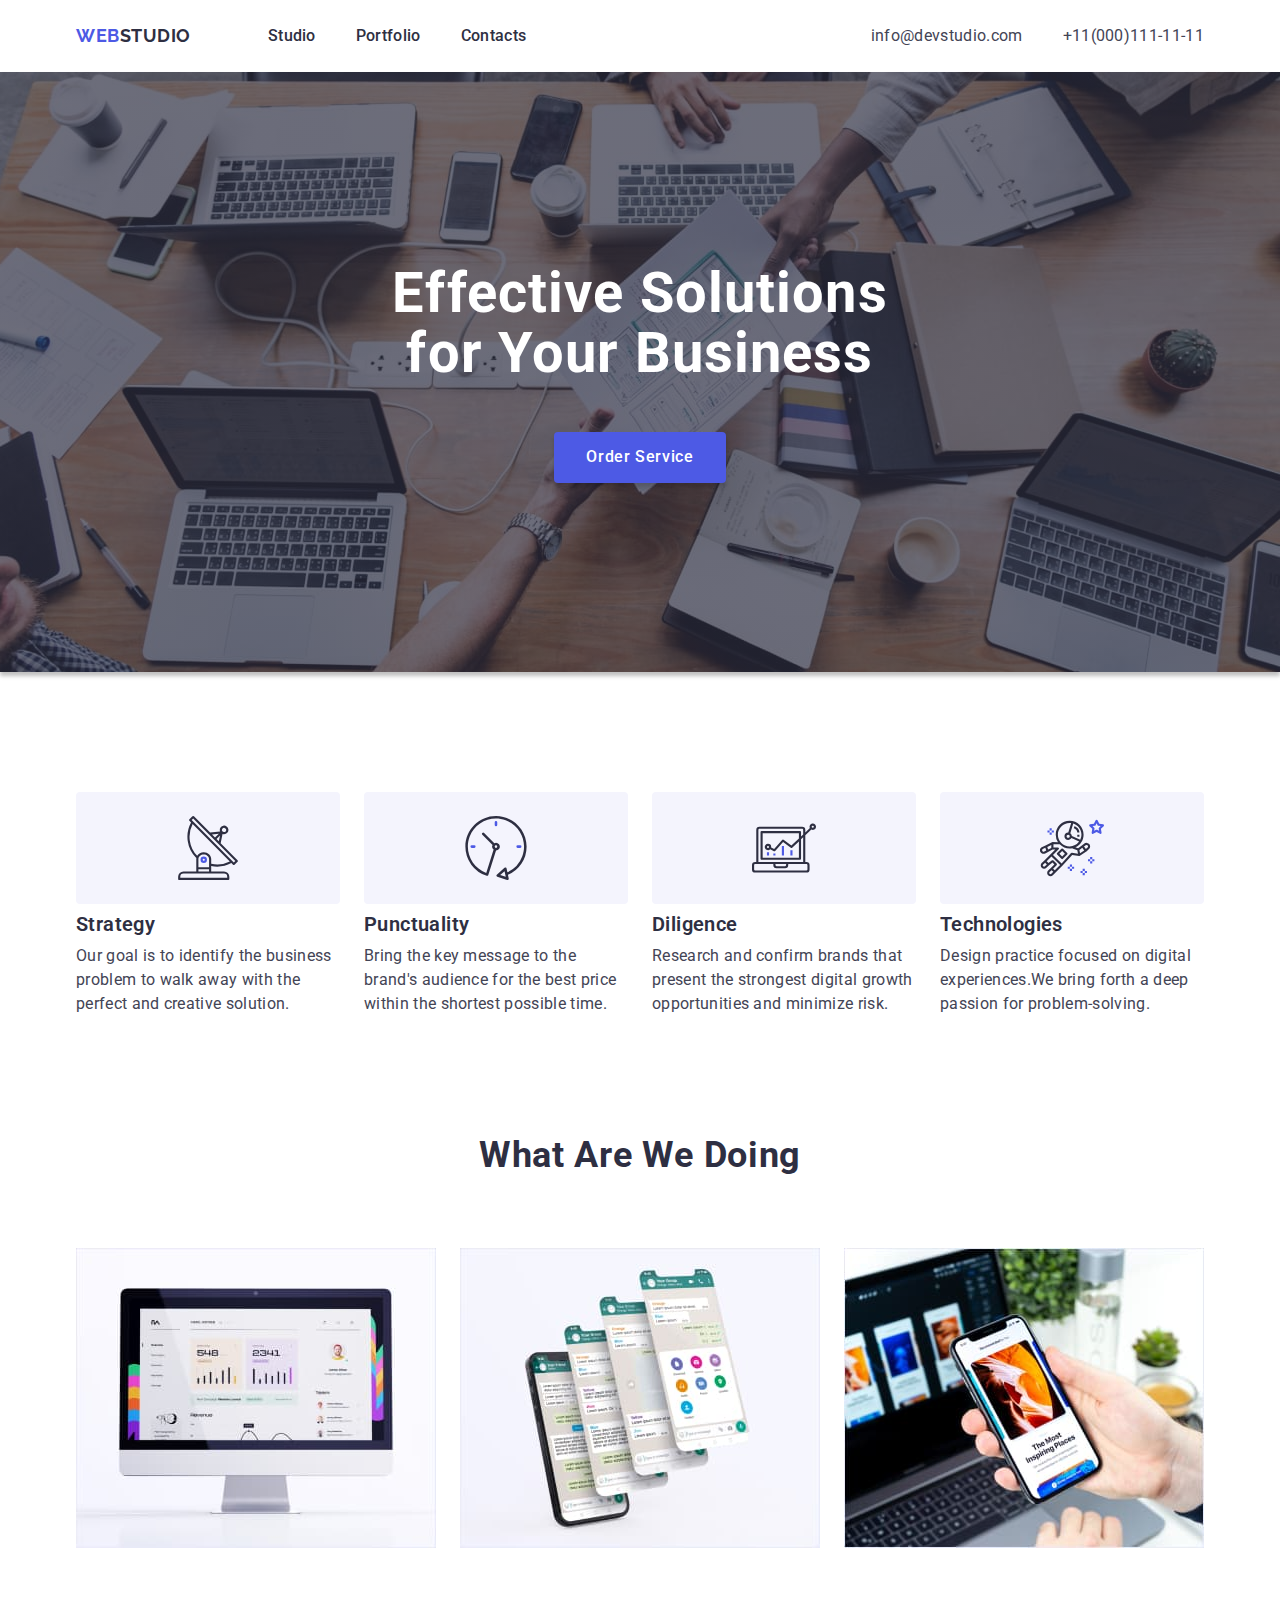
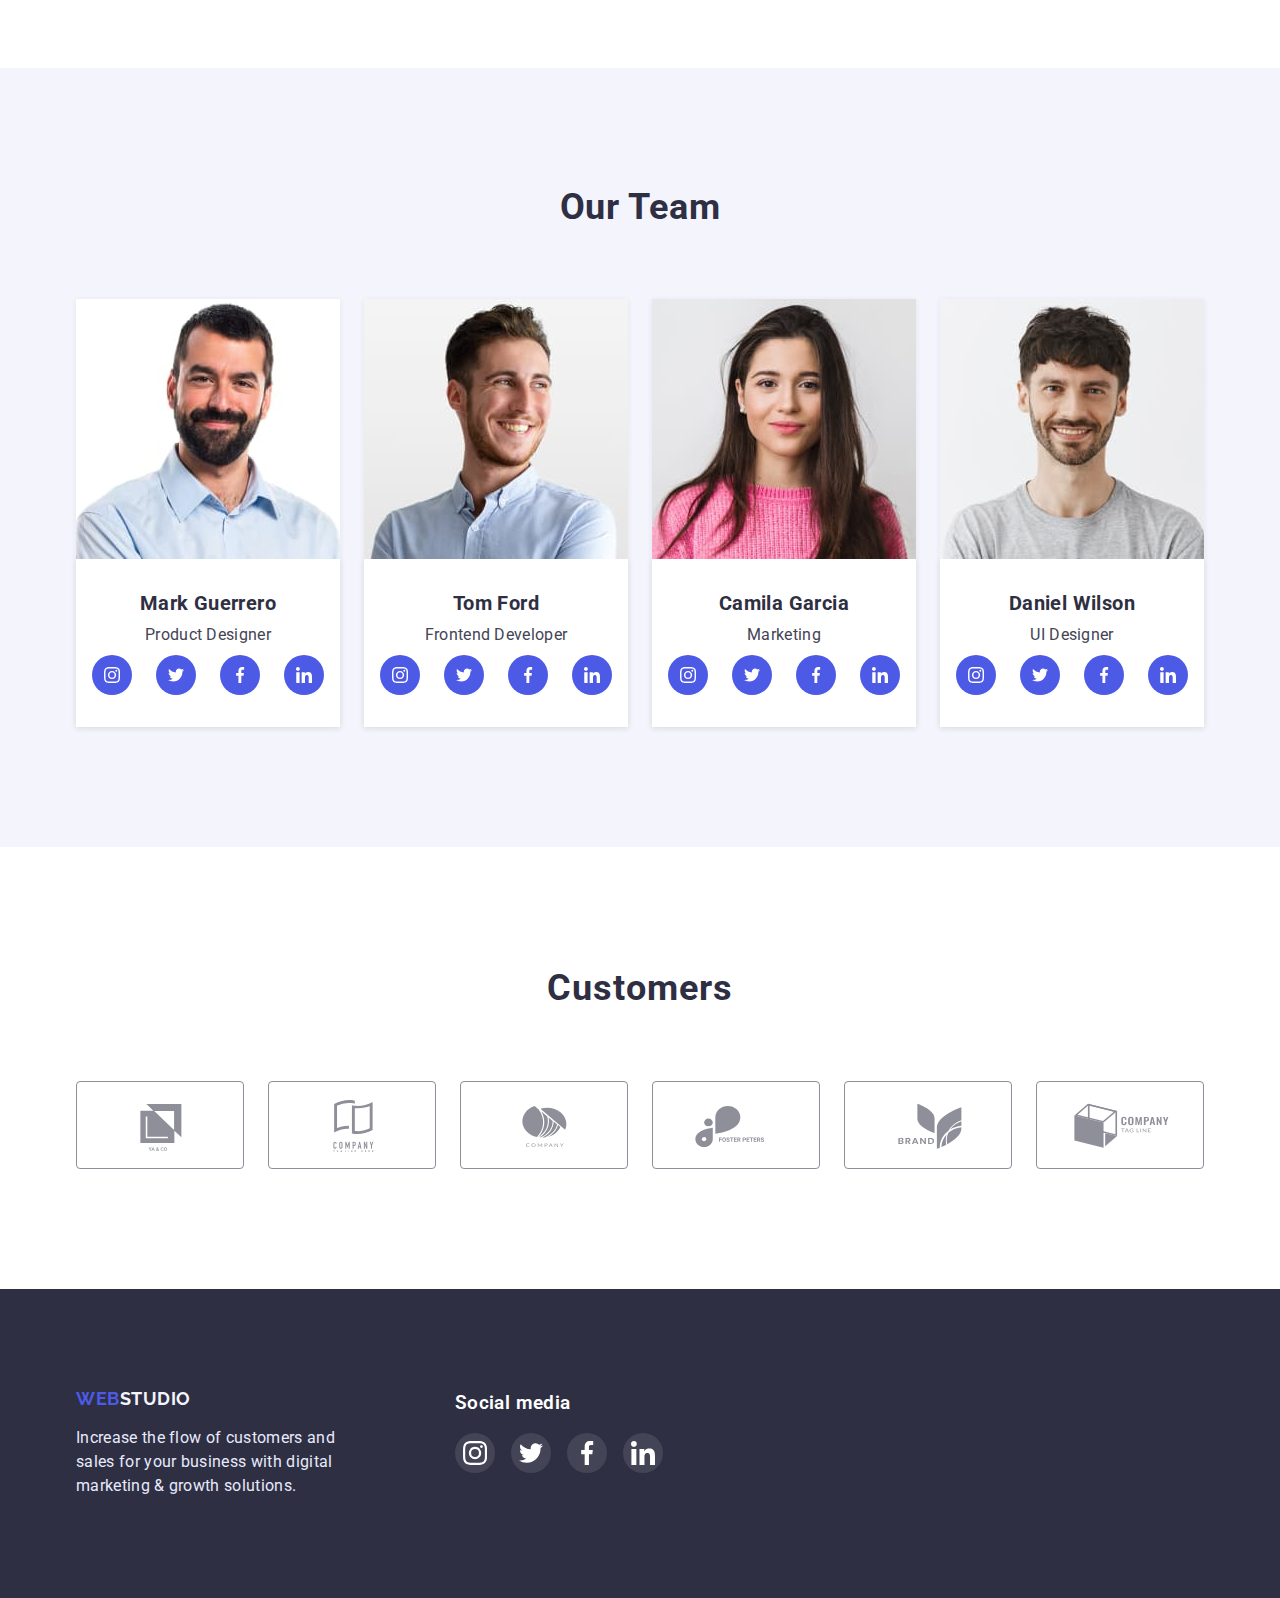
<file: index.html>
<!DOCTYPE html>
<html lang="en">
  <head>
    <meta charset="UTF-8" />
    <meta http-equiv="X-UA-Compatible" content="IE=edge" />
    <meta name="viewport" content="width=device-width, initial-scale=1.0" />
    <title>Studia</title>
    <link rel="preconnect" href="https://fonts.googleapis.com" />
    <link rel="preconnect" href="https://fonts.gstatic.com" crossorigin />
    <link
      href="https://fonts.googleapis.com/css2?family=Raleway:wght@700&family=Roboto:wght@400;500;700;900&display=swap"
      rel="stylesheet"
    />
    <link
      rel="stylesheet"
      href="https://cdnjs.cloudflare.com/ajax/libs/modern-normalize/1.1.0/modern-normalize.min.css"
    />
    <link rel="stylesheet" href="./css/styles.css" />
  </head>

  <body>
    <!--Hat of page-->
    <header class="header">
      <div class="container header-container">
        <nav class="nav-main">
          <a href="/" class="logo"><span class="logo-part">WEB</span>STUDIO</a>
          <ul class="nav-list list">
            <li class="item">
              <a class="nav-link" href="./index.html">Studio</a>
            </li>
            <li class="item">
              <a class="nav-link" href="./portfolio.html">Portfolio</a>
            </li>
            <li class="item"><a class="nav-link" href="/">Contacts</a></li>
          </ul>
        </nav>
        <ul class="contacts list">
          <li class="item">
            <a class="contact-link" href="mailto:info@devstudio.com"
              >info@devstudio.com</a
            >
          </li>
          <li class="item">
            <a class="contact-link" href="tel:+11(000)111-11-11"
              >+11(000)111-11-11</a
            >
          </li>
        </ul>
      </div>
    </header>

    <!-- Main content-->
    <main>
      <!--Hero-->
      <div>
        <section class="section hero overlay">
          <div class="container">
            <h1 class="hero-title">Effective Solutions for Your Business</h1>
            <button type="button" class="button">Order Service</button>
          </div>
        </section>
      </div>

      <section class="section section-features">
        <div class="container">
          <h2 class="visually-hidden">Our goals</h2>
          <ul class="features list">
            <li class="features-item">
              <div class="features-wrapper">
                <svg class="features-icon" width="64" height="64">
                  <use href="./images/icon.svg/sprite.svg#icon-antenna"></use>
                </svg>
              </div>
              <h3 class="features-title">Strategy</h3>
              <p class="features-text">
                Our goal is to identify the business problem to walk away with
                the perfect and creative solution.
              </p>
            </li>
            <li class="features-item">
              <div class="features-wrapper">
                <svg class="features-icon" width="64" height="64">
                  <use href="./images/icon.svg/sprite.svg#icon-clock"></use>
                </svg>
              </div>
              <h3 class="features-title">Punctuality</h3>
              <p class="features-text">
                Bring the key message to the brand's audience for the best price
                within the shortest possible time.
              </p>
            </li>
            <li class="features-item">
              <div class="features-wrapper">
                <svg class="features-icon" width="64" height="64">
                  <use href="./images/icon.svg/sprite.svg#icon-diagram"></use>
                </svg>
              </div>
              <h3 class="features-title">Diligence</h3>
              <p class="features-text">
                Research and confirm brands that present the strongest digital
                growth opportunities and minimize risk.
              </p>
            </li>
            <li class="features-item">
              <div class="features-wrapper">
                <svg class="features-icon" width="64" height="64">
                  <use href="./images/icon.svg/sprite.svg#icon-astronaut"></use>
                </svg>
              </div>
              <h3 class="features-title">Technologies</h3>
              <p class="features-text">
                Design practice focused on digital experiences.We bring forth a
                deep passion for problem-solving.
              </p>
            </li>
          </ul>
        </div>
      </section>

      <section class="section">
        <div class="container">
          <h2 class="section-title">What Are We Doing</h2>
          <ul class="work">
            <li class="work-list list">
              <img
                src="./images/photo-1.jpg"
                alt="Computer"
                width="360"
                height="300"
              />
            </li>
            <li class="work-list list">
              <img
                src="./images/photo-2.jpg"
                alt="Too many phone screens"
                width="360"
                height="300"
              />
            </li>
            <li class="work-list list">
              <img
                src="./images/photo-3.jpg"
                alt="Phone in hand"
                width="360"
                height="300"
              />
            </li>
          </ul>
        </div>
      </section>

      <section class="section team">
        <div class="container">
          <h2 class="section-title">Our Team</h2>
          <ul class="team-item">
            <li class="team-list list">
              <div class="card-img">
                <img
                  src="./images/img.jpg"
                  alt="web studio employee"
                  width="264"
                  height="260"
                />
              </div>
              <div class="card-name">
                <h3 class="team-name">Mark Guerrero</h3>
                <p class="team-text">Product Designer</p>
                <ul class="socials-list list">
                  <li class="socials-item">
                    <a class="socials-link" href="#">
                      <svg class="socials-icon" width="16" height="16">
                        <use
                          href="./images/icon.svg/sprite.svg#icon-instagram"
                        ></use>
                      </svg>
                    </a>
                  </li>
                  <li class="socials-item">
                    <a class="socials-link" href="#">
                      <svg class="socials-icon" width="16" height="16">
                        <use
                          href="./images/icon.svg/sprite.svg#icon-twitter"
                        ></use>
                      </svg>
                    </a>
                  </li>
                  <li class="socials-item">
                    <a class="socials-link" href="#">
                      <svg class="socials-icon" width="16" height="16">
                        <use
                          href="./images/icon.svg/sprite.svg#icon-facebook"
                        ></use>
                      </svg>
                    </a>
                  </li>
                  <li class="socials-item">
                    <a class="socials-link" href="#">
                      <svg class="socials-icon" width="16" height="16">
                        <use
                          href="./images/icon.svg/sprite.svg#icon-linkedin"
                        ></use>
                      </svg>
                    </a>
                  </li>
                </ul>
              </div>
            </li>

            <li class="team-list list">
              <div class="card-img">
                <img
                  src="./images/img-1.jpg"
                  alt="web studio employee"
                  width="264"
                  height="260"
                />
              </div>
              <div class="card-name">
                <h3 class="team-name">Tom Ford</h3>
                <p class="team-text">Frontend Developer</p>
                <ul class="socials-list list">
                  <li class="socials-item">
                    <a class="socials-link" href="#">
                      <svg class="socials-icon" width="16" height="16">
                        <use
                          href="./images/icon.svg/sprite.svg#icon-instagram"
                        ></use>
                      </svg>
                    </a>
                  </li>
                  <li class="socials-item">
                    <a class="socials-link" href="#">
                      <svg class="socials-icon" width="16" height="16">
                        <use
                          href="./images/icon.svg/sprite.svg#icon-twitter"
                        ></use>
                      </svg>
                    </a>
                  </li>
                  <li class="socials-item">
                    <a class="socials-link" href="#">
                      <svg class="socials-icon" width="16" height="16">
                        <use
                          href="./images/icon.svg/sprite.svg#icon-facebook"
                        ></use>
                      </svg>
                    </a>
                  </li>
                  <li class="socials-item">
                    <a class="socials-link" href="#">
                      <svg class="socials-icon" width="16" height="16">
                        <use
                          href="./images/icon.svg/sprite.svg#icon-linkedin"
                        ></use>
                      </svg>
                    </a>
                  </li>
                </ul>
              </div>
            </li>

            <li class="team-list list">
              <div class="card-img">
                <img
                  src="./images/img-2.jpg"
                  alt="web studio employee"
                  width="264"
                  height="260"
                />
              </div>
              <div class="card-name">
                <h3 class="team-name">Camila Garcia</h3>
                <p class="team-text">Marketing</p>
                <ul class="socials-list list">
                  <li class="socials-item">
                    <a class="socials-link" href="#">
                      <svg class="socials-icon" width="16" height="16">
                        <use
                          href="./images/icon.svg/sprite.svg#icon-instagram"
                        ></use>
                      </svg>
                    </a>
                  </li>
                  <li class="socials-item">
                    <a class="socials-link" href="#">
                      <svg class="socials-icon" width="16" height="16">
                        <use
                          href="./images/icon.svg/sprite.svg#icon-twitter"
                        ></use>
                      </svg>
                    </a>
                  </li>
                  <li class="socials-item">
                    <a class="socials-link" href="#">
                      <svg class="socials-icon" width="16" height="16">
                        <use
                          href="./images/icon.svg/sprite.svg#icon-facebook"
                        ></use>
                      </svg>
                    </a>
                  </li>
                  <li class="socials-item">
                    <a class="socials-link" href="#">
                      <svg class="socials-icon" width="16" height="16">
                        <use
                          href="./images/icon.svg/sprite.svg#icon-linkedin"
                        ></use>
                      </svg>
                    </a>
                  </li>
                </ul>
              </div>
            </li>

            <li class="team-list list">
              <div class="card-img">
                <img
                  src=" ./images/img-3.jpg"
                  alt="web studio employee"
                  width="264"
                  height="260"
                />
              </div>
              <div class="card-name">
                <h3 class="team-name">Daniel Wilson</h3>
                <p class="team-text">UI Designer</p>
                <ul class="socials-list list">
                  <li class="socials-item">
                    <a class="socials-link" href="#">
                      <svg class="socials-icon" width="16" height="16">
                        <use
                          href="./images/icon.svg/sprite.svg#icon-instagram"
                        ></use>
                      </svg>
                    </a>
                  </li>
                  <li class="socials-item">
                    <a class="socials-link" href="#">
                      <svg class="socials-icon" width="16" height="16">
                        <use
                          href="./images/icon.svg/sprite.svg#icon-twitter"
                        ></use>
                      </svg>
                    </a>
                  </li>
                  <li class="socials-item">
                    <a class="socials-link" href="#">
                      <svg class="socials-icon" width="16" height="16">
                        <use
                          href="./images/icon.svg/sprite.svg#icon-facebook"
                        ></use>
                      </svg>
                    </a>
                  </li>
                  <li class="socials-item">
                    <a class="socials-link" href="#">
                      <svg class="socials-icon" width="16" height="16">
                        <use
                          href="./images/icon.svg/sprite.svg#icon-linkedin"
                        ></use>
                      </svg>
                    </a>
                  </li>
                </ul>
              </div>
            </li>
          </ul>
        </div>
      </section>

      <section class="section customers">
        <div class="container">
          <h2 class="customers-title">Customers</h2>
          <ul class="customers-list">
            <li class="customers-item list">
              <a class="customers-link" href="#">
                <svg class="customers-icon" width="104" height="56">
                  <use href="./images/icon.svg/sprite.svg#icon-logo-0"></use>
                </svg>
              </a>
            </li>
            <li class="customers-item list">
              <a class="customers-link" href="#">
                <svg class="customers-icon" width="104" height="56">
                  <use href="./images/icon.svg/sprite.svg#icon-logo-1"></use>
                </svg>
              </a>
            </li>
            <li class="customers-item list">
              <a class="customers-link" href="#">
                <svg class="customers-icon" width="104" height="56">
                  <use href="./images/icon.svg/sprite.svg#icon-logo-2"></use>
                </svg>
              </a>
            </li>
            <li class="customers-item list">
              <a class="customers-link" href="#">
                <svg class="customers-icon" width="104" height="56">
                  <use href="./images/icon.svg/sprite.svg#icon-logo-3"></use>
                </svg>
              </a>
            </li>
            <li class="customers-item list">
              <a class="customers-link" href="#">
                <svg class="customers-icon" width="104" height="56">
                  <use href="./images/icon.svg/sprite.svg#icon-logo-4"></use>
                </svg>
              </a>
            </li>
            <li class="customers-item list">
              <a class="customers-link" href="#">
                <svg class="customers-icon" width="104" height="56">
                  <use href="./images/icon.svg/sprite.svg#icon-logo-5"></use>
                </svg>
              </a>
            </li>
          </ul>
        </div>
      </section>
    </main>

    <!--Footer-->
    <footer class="footer">
      <div class="container">
        <div class="footer-content">
          <h2 class="visually-hidden">Footer</h2>
          <a href="/" class="logo-title"
            >WEB<span class="logo-half">STUDIO</span></a
          >
          <p class="footer-text">
            Increase the flow of customers and <br />
            sales for your business with digital<br />
            marketing & growth solutions.
          </p>
        </div>

        <div class="social">
          <h3 class="footer-title">Social media</h3>
          <ul class="social-list list">
            <li class="social-list-item">
              <a class="social-list-item-link" href="">
                <svg class="social-icon" width="24" height="24">
                  <use href="./images/icon.svg/sprite.svg#icon-instagram"></use>
                </svg>
              </a>
            </li>
            <li class="social-list-item">
              <a class="social-list-item-link" href="">
                <svg class="social-icon" width="24" height="24">
                  <use href="./images/icon.svg/sprite.svg#icon-twitter"></use>
                </svg>
              </a>
            </li>
            <li class="social-list-item">
              <a class="social-list-item-link" href="">
                <svg class="social-icon" width="24" height="24">
                  <use href="./images/icon.svg/sprite.svg#icon-facebook"></use>
                </svg>
              </a>
            </li>
            <li class="social-list-item">
              <a class="social-list-item-link" href="">
                <svg class="social-icon" width="24" height="24">
                  <use href="./images/icon.svg/sprite.svg#icon-linkedin"></use>
                </svg>
              </a>
            </li>
          </ul>
        </div>
      </div>
    </footer>
  </body>
</html>
</file>
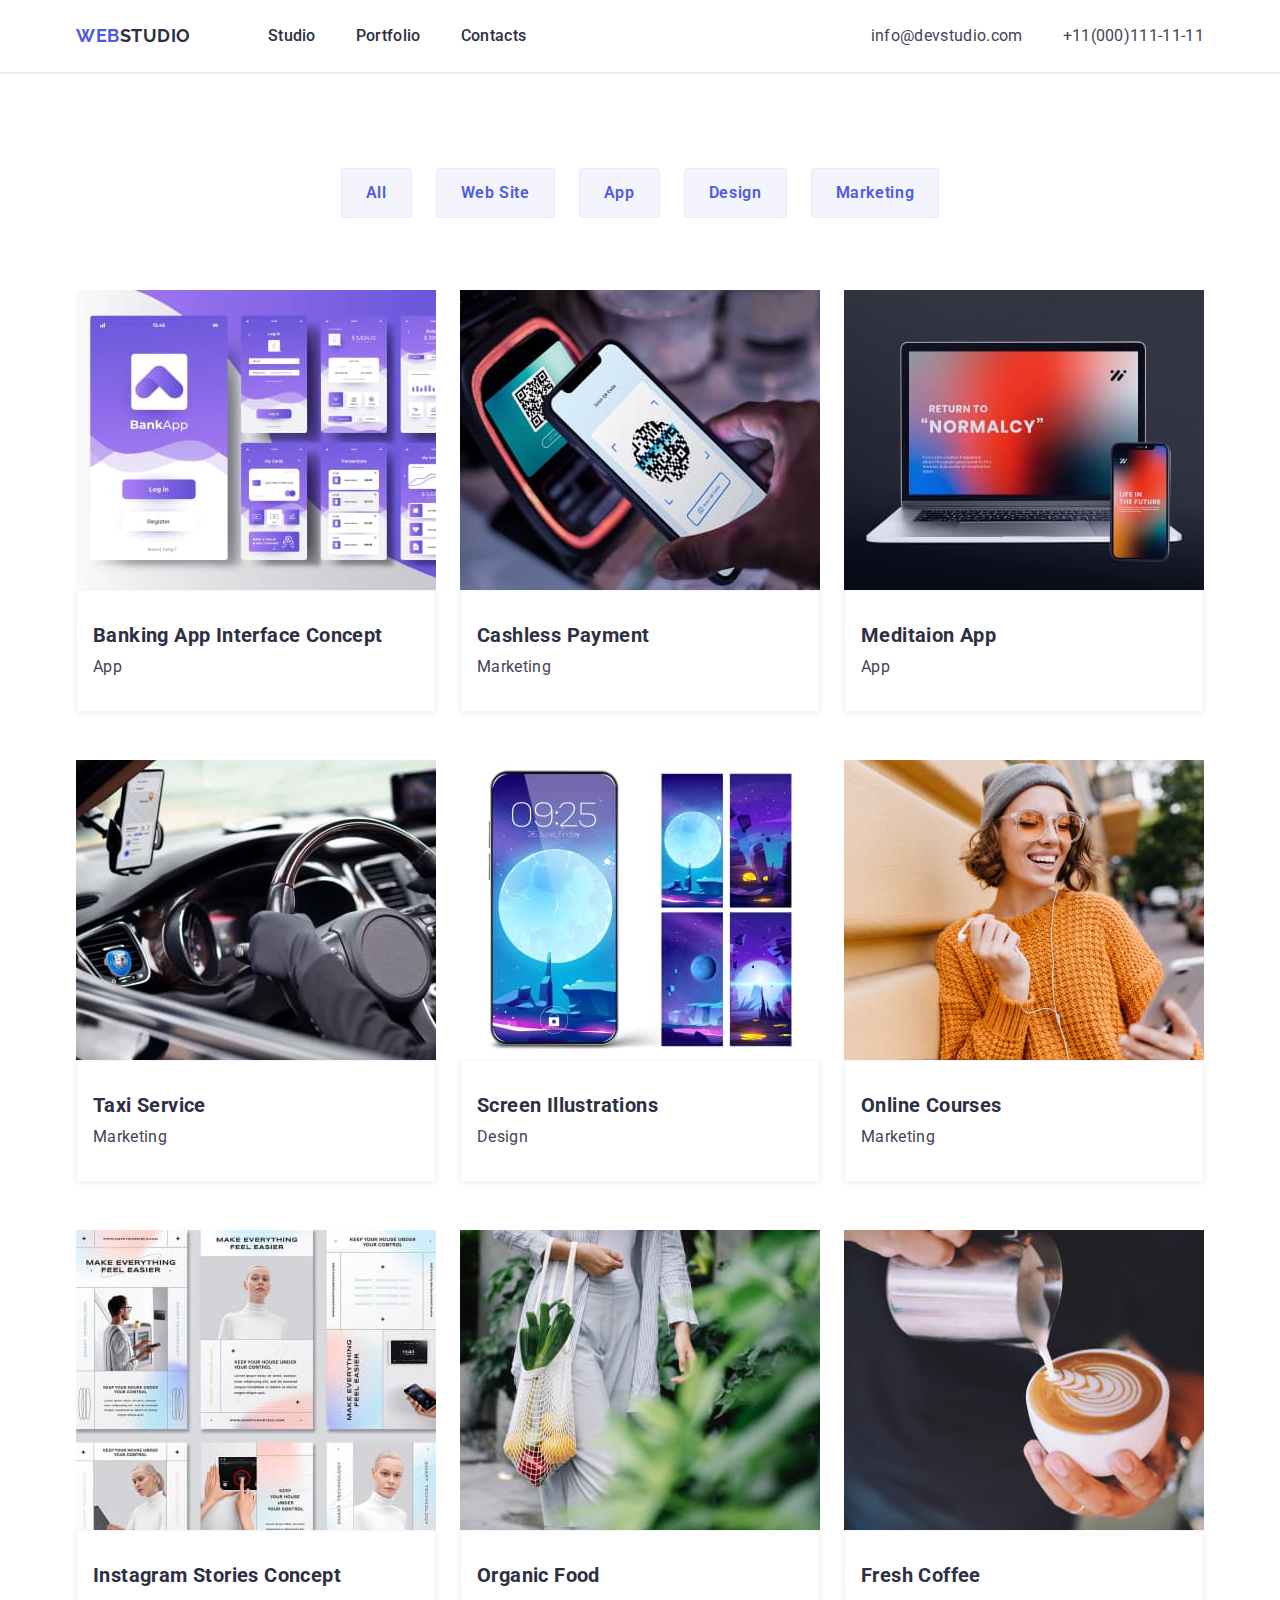
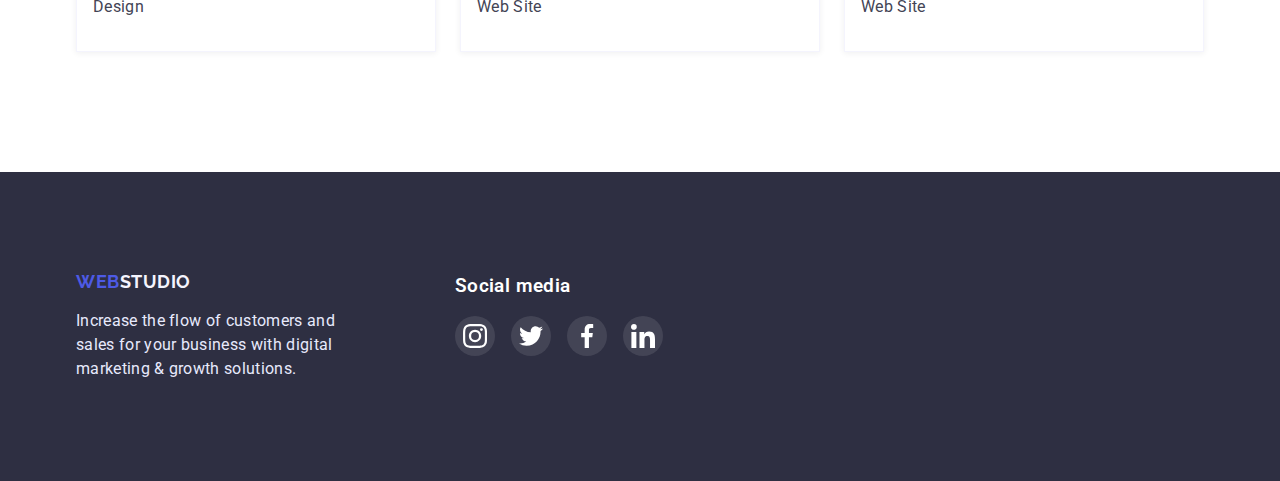
<file: portfolio.html>
<!DOCTYPE html>
<html lang="en">
  <head>
    <meta charset="UTF-8" />
    <meta http-equiv="X-UA-Compatible" content="IE=edge" />
    <meta name="viewport" content="width=device-width, initial-scale=1.0" />
    <title>Portfolio</title>
    <link rel="preconnect" href="https://fonts.googleapis.com" />
    <link rel="preconnect" href="https://fonts.gstatic.com" crossorigin />
    <link
      href="https://fonts.googleapis.com/css2?family=Raleway:wght@700&family=Roboto:wght@400;500;700;900&display=swap"
      rel="stylesheet"
    />
    <link
      rel="stylesheet"
      href="https://cdnjs.cloudflare.com/ajax/libs/modern-normalize/1.1.0/modern-normalize.min.css"
    />
    <link rel="stylesheet" href="./css/styles.css" />
  </head>

  <body>
    <!--Hat of page-->
    <header class="header">
      <div class="container header-container">
        <nav class="nav-main">
          <a href="/" class="logo"><span class="logo-part">WEB</span>STUDIO</a>
          <ul class="nav-list list">
            <li class="item">
              <a class="nav-link" href="./index.html">Studio</a>
            </li>
            <li class="item">
              <a class="nav-link" href="./portfolio.html">Portfolio</a>
            </li>
            <li class="item"><a class="nav-link" href="/">Contacts</a></li>
          </ul>
        </nav>
        <ul class="contacts list">
          <li class="item">
            <a class="contact-link" href="mailto:info@devstudio.com"
              >info@devstudio.com</a
            >
          </li>
          <li class="item">
            <a class="contact-link" href="tel:+11(000)111-11-11"
              >+11(000)111-11-11</a
            >
          </li>
        </ul>
      </div>
    </header>

    <!-- Main content -->
    <main>
      <section class="section portfolio">
        <div class="container">
          <h1 class="visually-hidden">Portfolio</h1>
          <ul class="filters">
            <li class="filters-list list">
              <button type="button" class="filter">All</button>
            </li>
            <li class="filters-list list">
              <button type="button" class="filter">Web Site</button>
            </li>
            <li class="filters-list list">
              <button type="button" class="filter">App</button>
            </li>
            <li class="filters-list list">
              <button type="button" class="filter">Design</button>
            </li>
            <li class="filters-list list">
              <button type="button" class="filter">Marketing</button>
            </li>
          </ul>

          <ul class="gallery-list">
            <li class="gallery-item list">
              <a class="gallery-link" href="">
                <div class="card-thumb">
                  <img
                    src="./images/imgbankapps.jpg"
                    alt="Bank App"
                    width="360"
                    height="300"
                  />
                </div>
                <div class="card-content">
                  <h2 class="gallery-heading">Banking App Interface Concept</h2>
                  <p class="gallery-text">App</p>
                </div>
              </a>
            </li>

            <li class="gallery-item list">
              <a class="gallery-link" href="">
                <div class="card-thumb">
                  <img
                    src="./images/imgtelefon.jpg"
                    alt="Payment"
                    width="360"
                    height="300"
                  />
                </div>
                <div class="card-content">
                  <h2 class="gallery-heading">Cashless Payment</h2>
                  <p class="gallery-text">Marketing</p>
                </div>
              </a>
            </li>

            <li class="gallery-item list">
              <a class="gallery-link" href="">
                <div class="card-thumb">
                  <img
                    src="./images/img1-2.jpg"
                    alt="Laptop"
                    width="360"
                    height="300"
                  />
                </div>
                <div class="card-content">
                  <h2 class="gallery-heading">Meditaion App</h2>
                  <p class="gallery-text">App</p>
                </div>
              </a>
            </li>

            <li class="gallery-item list">
              <a class="gallery-link" href="">
                <div class="card-thumb">
                  <img
                    src="./images/img1-3.jpg "
                    alt="Taxi driver"
                    width="360"
                    height="300"
                  />
                </div>
                <div class="card-content">
                  <h2 class="gallery-heading">Taxi Service</h2>
                  <p class="gallery-text">Marketing</p>
                </div>
              </a>
            </li>

            <li class="gallery-item list">
              <a class="gallery-link" href="">
                <div class="card-thumb">
                  <img
                    src="./images/img1-4.jpg"
                    alt="Screen telefone"
                    width="360"
                    height="300"
                  />
                </div>
                <div class="card-content">
                  <h2 class="gallery-heading">Screen Illustrations</h2>
                  <p class="gallery-text">Design</p>
                </div>
              </a>
            </li>

            <li class="gallery-item list">
              <a class="gallery-link" href="">
                <div class="card-thumb">
                  <img
                    src="./images/img1-5.jpg"
                    alt="Girl"
                    width="360"
                    height="300"
                  />
                </div>
                <div class="card-content">
                  <h2 class="gallery-heading">Online Courses</h2>
                  <p class="gallery-text">Marketing</p>
                </div>
              </a>
            </li>

            <li class="gallery-item list">
              <a class="gallery-link" href="">
                <div class="card-thumb">
                  <img
                    src="./images/img1-6.jpg"
                    alt="Instagram story"
                    width="360"
                    height="300"
                  />
                </div>
                <div class="card-content">
                  <h2 class="gallery-heading">Instagram Stories Concept</h2>
                  <p class="gallery-text">Design</p>
                </div>
              </a>
            </li>

            <li class="gallery-item list">
              <a class="gallery-link" href="">
                <div class="card-thumb">
                  <img
                    src="./images/img1-7.jpg"
                    alt="Food"
                    width="360"
                    height="300"
                  />
                </div>
                <div class="card-content">
                  <h2 class="gallery-heading">Organic Food</h2>
                  <p class="gallery-text">Web Site</p>
                </div>
              </a>
            </li>

            <li class="gallery-item list">
              <a class="gallery-link" href="">
                <div class="card-thumb">
                  <img
                    src="./images/img1-8.jpg"
                    alt="Coffee"
                    width="360"
                    height="300"
                  />
                </div>
                <div class="card-content">
                  <h3 class="gallery-heading">Fresh Coffee</h3>
                  <p class="gallery-text">Web Site</p>
                </div>
              </a>
            </li>
          </ul>
        </div>
      </section>
    </main>

    <!--Footer-->
    <footer class="footer">
      <div class="container">
        <div class="footer-content">
          <h2 class="visually-hidden">Footer</h2>
          <a href="/" class="logo-title"
            >WEB<span class="logo-half">STUDIO</span></a
          >
          <p class="footer-text">
            Increase the flow of customers and <br />
            sales for your business with digital<br />
            marketing & growth solutions.
          </p>
        </div>

        <div class="social">
          <h3 class="footer-title">Social media</h3>
          <ul class="social-list list">
            <li class="social-list-item">
              <a class="social-list-item-link" href="">
                <svg class="social-icon" width="24" height="24">
                  <use href="./images/icon.svg/sprite.svg#icon-instagram"></use>
                </svg>
              </a>
            </li>
            <li class="social-list-item">
              <a class="social-list-item-link" href="">
                <svg class="social-icon" width="24" height="24">
                  <use href="./images/icon.svg/sprite.svg#icon-twitter"></use>
                </svg>
              </a>
            </li>
            <li class="social-list-item">
              <a class="social-list-item-link" href="">
                <svg class="social-icon" width="24" height="24">
                  <use href="./images/icon.svg/sprite.svg#icon-facebook"></use>
                </svg>
              </a>
            </li>
            <li class="social-list-item">
              <a class="social-list-item-link" href="">
                <svg class="social-icon" width="24" height="24">
                  <use href="./images/icon.svg/sprite.svg#icon-linkedin"></use>
                </svg>
              </a>
            </li>
          </ul>
        </div>
      </div>
    </footer>
  </body>
</html>
</file>
<file: css/styles.css>
:root{ --primary-text-color:#2E2F42;
--title-text-color:#434455;
--secondary-text-color:#FFFFFF;
--accent-color: #4D5AE5;
--main-font: "Roboto",sans-serif;
--left-indent:0;}

html{box-sizing: border-box;}

body{
 font-family: var(--main-font);  
 color:var(--primary-text-color);
 font-size: 16px;
 background-color: var(--secondary-text-color);}

ul,p{margin: 0;}
ul{padding-left: var(--left-indent);}

a{cursor: pointer;
text-decoration: none;}

h1,h2,h3{margin-top: 0;}

img{display: block;
max-width: 100%;}

.container{max-width:  1158px;
padding-left: 15px;
padding-right: 15px;
margin-left: auto;
margin-right: auto;
}


.visually-hidden {
position: absolute;
width:1px;
height: 1px;
margin: -1px;
border: 0;
padding: 0;
white-space: nowrap;
clip-path: inset(100%);
clip: rect(0 0 0 0);
overflow: hidden;}

.list{list-style: none;}

.section{padding: 120px 0;}

/* Header */
.header{padding: 24px 0;
box-shadow: 0px 2px 1px 0px #2E2F4214;}

.header-container{display: flex;
align-items: center;}


/* logo */
.logo {font-family: 'Raleway';
font-weight: 700;
font-size: 18px;
line-height: 1.33;
letter-spacing: 0.03em;
color:var(--primary-text-color)}
.logo-part{color:var(--accent-color);}
.logo,.logo-part{text-decoration: none;}

/* navigation */
.nav-main{ display: flex;
}

.nav-list{display: flex;
margin-left: 77px;}

.nav-list .item +.item {margin-left: 40px;}

.nav-link{padding-top:21px;
padding-bottom:21px;

font-weight: 500;
line-height: 1.5;
letter-spacing: 0.02em;
text-decoration: none;
color:var(--primary-text-color);}

.nav-link:hover,.nav-link:focus{color: var(--accent-color);}

 /* contacts */
  .contacts{ display: flex;
   margin-left: auto;
  }
   
  .contacts .item + .item{ margin-left: 40px;}

  .contact-link{
    line-height:1.5;
    letter-spacing: 0.02em;
    color:var(--title-text-color);
    text-decoration: none;}
  .contact-link:hover,.contact-link:focus{color: var(--accent-color);}

  /* hero*/
.hero {padding:192px 0;
background-color: var(--primary-text-color);
text-align: center;}

.overlay{ height: 600px;
max-width: 1440px;
margin-left: auto;
margin-right:auto;
box-shadow: 0px 4px 4px 0px #00000040;
background-image:linear-gradient(rgba(46,47,66,0.7),rgba(46,47,66,0.7)),
url(../images/people-in-office.jpg);
background-position: center;
background-size: cover;}

.hero-title{margin-bottom:  48px;
    margin-left: auto;
    margin-right: auto;
    
    width: 500px;

    font-weight: 700;
    font-size: 56px;
    line-height: 1.07;
    letter-spacing: 0.02em;
    color:var(--secondary-text-color);}

/* hero-btn */
.button{ 
    background: #4D5AE5;
    box-shadow: 0px 4px 4px rgba(0, 0, 0, 0.15);
    border-radius: 4px;
    padding: 16px 32px;
    min-width: 170px; 
    height: 51px;
    font-family:var(--main-font);
    font-weight: 500;
    font-size: 16px;
    letter-spacing: 0.04em;
    line-height:1.18;
    color:var(--secondary-text-color);
    cursor: pointer;
    border:none}

.button:active{background: #404BBF;
    box-shadow: 0px 4px 4px rgba(0, 0, 0, 0.15);
    border-radius: 4px;}

.button:hover{background: #4D5AE5;
    box-shadow: 0px 1px 6px rgba(46, 47, 66, 0.08), 0px 1px 1px rgba(46, 47, 66, 0.16), 0px 2px 1px rgba(46, 47, 66, 0.08);
    border-radius: 4px;}
    
  
/* features */
.section-features{padding-bottom: 0;}

.features{display: flex;
gap:24px;}

.features-wrapper{display: flex;
    justify-content: center;
    align-items: center;
width: 264px;
height:112px;
border-radius: 4px;
background-color: #F4F4FD;
margin-bottom: 8px;
}


.features-title {
    margin-bottom: 8px;
    font-weight: 600;
    font-size: 20px;
    line-height: 1.2;
    letter-spacing: 0.02em;}


 .features-text {
    width: 264px;
    line-height: 1.5;
    letter-spacing: 0.02em;
    color: var(--title-text-color);}



 /* what we are doing */
.work {display: flex;
}
.work-list:not(:last-child){margin-right: 24px;}














/* our team */
.team {background: #F4F4FD;}

.section-title {margin-bottom: 72px;

text-align: center;
font-size: 36px;
line-height:1.1;
letter-spacing: 0.02em;}

.team-item {display: flex;
gap:24px;}

.team-list{ box-shadow: 0px 2px 1px 0px #2E2F4214;box-shadow: 0px 1px 1px 0px #2E2F4229;
box-shadow: 0px 1px 6px 0px #2E2F4214;}
.team-name{font-size: 20px;
line-height: 1.2;
letter-spacing: 0.02em;
margin-bottom: 8px;}

.card-name{ padding: 32px 16px;
    background: #FFFFFF;
    box-shadow: 0px 2px 1px 0px #2E2F4214;
    box-shadow: 0px 1px 1px 0px #2E2F4229;
    box-shadow: 0px 1px 6px 0px #2E2F4214;
    text-align: center;}

.team-text{ margin-bottom: 8px;

line-height:1.5;
letter-spacing: 0.02em;
color:var(--title-text-color);}

/* socials-links */
.socials-list {display: flex;
justify-content: center;
gap:24px;}

.socials-link {display: flex;
    justify-content: center;
    align-items: center;
width: 40px;
height: 40px;
border-radius: 50%;
background-color: var(--accent-color);}

.socials-icon {
fill: var(--secondary-text-color);}


    /* customers */
    
.customers-title {font-size: 36px; 
    line-height: 1.17;
    letter-spacing: 0.03em;
    color:var(--primary-text-color);
    text-align: center;
    margin-bottom: 72px; }
    
.customers-list {display: flex;
    align-items: center;
    justify-content: center;
    gap:24px;}
    
.customers-link{display:flex;
    justify-content: center;
    align-items: center;

    width: 168px;
    height: 88px;
    border: 1px solid #8E8F99;
    border-radius: 4px;
    fill: #8E8F99;}

    
    
.customers-link:hover,.customers-link:focus{border:1px solid var(--accent-color);fill:var(--accent-color);}


/* footer */
.footer{ padding: 100px 0;

        background-color: var(--primary-text-color);}

.footer a {text-decoration: none;}


.logo-title {
        font-family: 'Raleway';
        font-weight: 700;
        font-size: 18px;
        line-height:1.16;
        letter-spacing: 0.03em;
        color:var(--accent-color)}
.logo-half {font-family:inherit;
        letter-spacing: 0.03em;
        color: #F4F4FD; }
.footer-text{ margin-top: 16px;
    
        line-height:1.5;
        letter-spacing: 0.02em;
        color: #E7E9FC;}

/* social-link */
.footer .container{display: flex;}

.footer-content{margin-right: 120px;}

.footer-title { font-weight: 600;
     line-height:1.5;
     letter-spacing: 0.02em; 
     color:var(--secondary-text-color);
     margin-bottom: 16px;}
    
.social-list {display: flex;
  gap: 16px;}
.social-list-item-link {display: flex;
    justify-content: center;
    align-items: center;
    width: 40px;
    height: 40px;
    border-radius: 50%;
    background-color: rgba(255, 255, 255, 0.1);}

.social-list-item-link:hover,
.social-list-item-link:focus{background-color:#31D0AA;} 

.social-icon{fill:var(--secondary-text-color);}


 /* Styles PORTFOLIO*/
.portfolio {padding-top:96px;}
     
    /* buttons */
.filters{display: flex;
    margin-bottom: 72px;
    justify-content: center;}

.filters-list{ margin-left: 24px;}
.filters-list:nth-child(1){margin-left: 0;}

.filter{padding: 12px 24px 12px 24px;
    
    font-family:var(--main-font);
    font-weight: 600;
    font-size: 16px;
    line-height:1.5;
    letter-spacing: 0.04em;
    color:var(--accent-color);
    background: #F4F4FD;
    border: 1px solid #E7E9FC;
    border-radius: 4px;
    cursor: pointer;}

.filter:hover, .filter:focus {color: #FFFFFF;
    background-color:var(--accent-color);
   box-shadow: 0px 2px 2px 0px #0000001F;box-shadow: 0px 2px 1px 0px #00000014;box-shadow: 0px 3px 1px 0px #0000001A;}

    

/* gallery-list-picture */
.gallery-list {display: flex;
flex-wrap: wrap;
margin-left:-24px;
margin-top: -48px;
}

.gallery-list>.gallery-item{margin-left: 24px;
 margin-top: 48px;}
 
 .gallery-link{display: block;}

 .gallery-link:hover,.gallery-link:focus{box-shadow:  0px 2px 1px 0px #2E2F4214;
box-shadow: 0px 1px 1px 0px #2E2F4229;
box-shadow: 0px 1px 6px 0px #2E2F4214;}

.gallery-heading{margin-bottom: 0;

font-size: 20px;
line-height:1.2;
letter-spacing: 0.02em;
color:var(--primary-text-color);}

.gallery-text{margin-top: 8px;
    
line-height:1.5;
letter-spacing: 0.02em;
color:var(--title-text-color);}

 /* Cards */

.card-content{padding-left:16px;
padding-top: 32px;
padding-bottom: 32px;
border: 0.5px solid #F4F4FD;
box-shadow: 0px 1px 6px 0px #2E2F4214;
}
</file>
